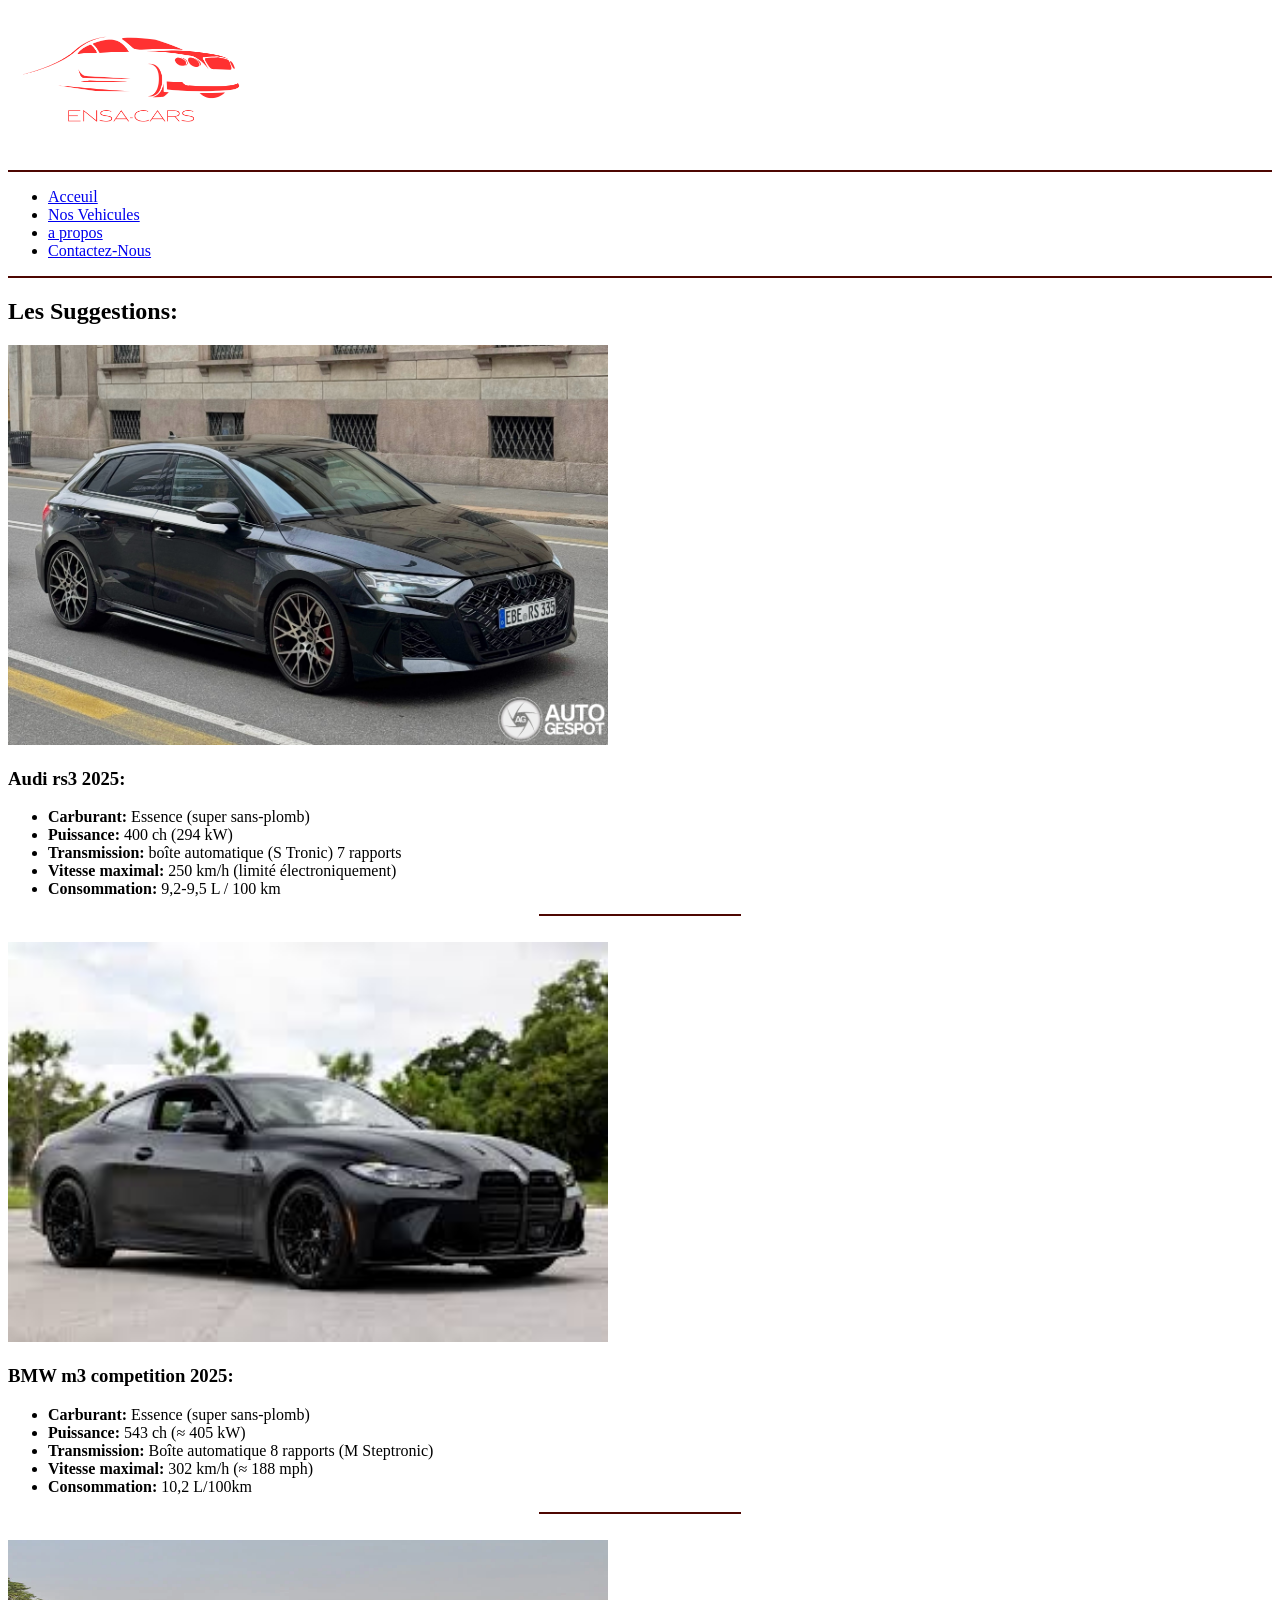
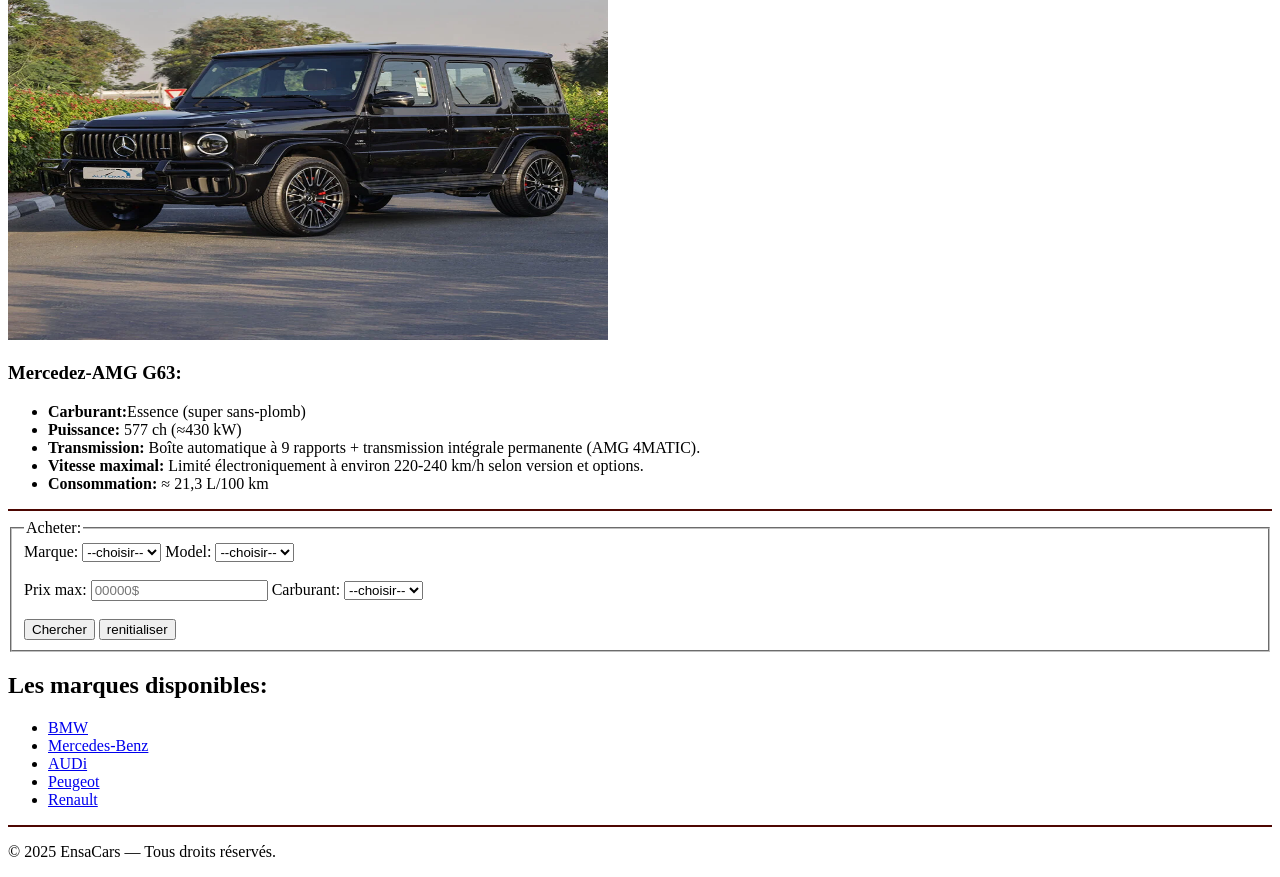
<file: Acceuil.html>
<!DOCTYPE html>
<html lang="fr">
<head>
    <meta charset="UTF-8">
    <meta name="viewport" content="width=device-width, initial-scale=1.0">
    <title>ensacars</title>
</head>
<body >
    <header>
        <img src="images/logo.png" alt="logo" width="250px" height="150px">

    </header>
    <hr color="#4d0601" size="2" align="center">
    <!--nav bar -->
    <nav>
        <ul>
            <li><a href="Acceuil.html" target="_self">Acceuil</a></li>
            <li><a href="vehicules.html" target="_blank">Nos Vehicules</a></li>  
            <li><a href="apropos.html" target="_blank">a propos</a></li>
            <li><a href="Contact.html" target="_blank">Contactez-Nous</a></li>
        </ul>
    </nav>
    <hr  color="#4d0601" size="2">
    <!--trois voitures en suggestions-->
    <main>
        <h2>Les Suggestions:</h2>
        <div>
            <a href="vehicules.html#Audi" target="_blank"><img src="images/audirs3.png" alt="rs3" width="600" height="400" title="Tapez pour accéder"></a>
            <h3><strong>Audi rs3 2025: </strong></h3>
            <ul>
                <li><strong>Carburant: </strong>Essence (super sans-plomb)</li>
                <li><strong>Puissance: </strong>400 ch (294 kW)</li>
                <li><strong>Transmission: </strong>boîte automatique (S Tronic) 7 rapports</li>
                <li><strong>Vitesse maximal: </strong>250 km/h (limité électroniquement)</li>
                <li><strong>Consommation: </strong>9,2-9,5 L / 100 km</li>
            </ul>
        </div>
        <hr width="200" color="#4d0601" size="2" align="center">
        <br>
        <div>
            <a href="vehicules.html#BMW" target="_blank"><img src="images/bmwm4.png" alt="m4" width="600" height="400" title="Tapez pour accéder"></a>
            <h3><strong>BMW m3 competition 2025: </strong></h3>
            <ul>
                <li><strong>Carburant: </strong>Essence (super sans‐plomb)</li>
                <li><strong>Puissance: </strong>543 ch (≈ 405 kW)</li>
                <li><strong>Transmission: </strong>Boîte automatique 8 rapports (M Steptronic)</li>
                <li><strong>Vitesse maximal: </strong>302 km/h (≈ 188 mph)</li>
                <li><strong>Consommation: </strong>10,2 L/100km</li>
            </ul>
        </div>
        <hr width="200" color="#4d0601" size="2" align="center">
        <br>
        <div>
            <a href="vehicules.html#Mrecedes" target="_blank"><img src="images/mercedesg63.png" alt="g63" width="600" height="400" title="Tapez pour accéder"></a>
            <h3><strong>Mercedez-AMG G63: </strong></h3>
            <ul>
                <li><strong>Carburant:</strong>Essence (super sans-plomb)</li>
                <li><strong>Puissance: </strong>577 ch (≈430 kW)</li>
                <li><strong>Transmission: </strong>Boîte automatique à 9 rapports + transmission intégrale permanente (AMG 4MATIC).</li>
                <li><strong>Vitesse maximal: </strong>Limité électroniquement à environ 220-240 km/h selon version et options.</li>
                <li><strong>Consommation: </strong>≈ 21,3 L/100 km</li>
            </ul>
        </div>
    </main>
    <hr  color="#4d0601" size="2" >
    <!--la barre de recherche avec marque model...-->
    <section>
        <fieldset>
            <legend>Acheter: </legend>
            <form action="#">
                <label for="marque">Marque: </label>
                <select name="Marque" id="marque">
                    <option value="">--choisir--</option>
                </select>
                <label for="Model">Model:</label>
                <select name="model" id="model">
                    <option value="">--choisir--</option>
                </select>
                <br><br>
                <label for="Prixm">Prix max:</label>
                <input type="number" id="prixm" placeholder="00000$">
                <label for="Carburant">Carburant: </label>
                <select name="Carburant" id="Carb">
                    <option value="">--choisir--</option>
                </select>
                <br><br>
                <input type="submit" value="Chercher"></input>
                <input type="reset" value="renitialiser">
            </form>
        </fieldset>
    </section>
    <!--les marques nous prend a la page des marques -->
    <nav>
        <h2>Les marques disponibles: </h2>
        <ul>
            <li><a href="marques.html#BMW" target="_blank">BMW</a></li>
            <li><a href="marques.html#Mercedes" target="_blank">Mercedes-Benz</a></li>
            <li><a href="marques.html#Audi" target="_blank">AUDi</a></li>
            <li><a href="marques.html#Peugeot" target="_blank">Peugeot</a></li>
            <li><a href="marques.html#Renault" target="_blank">Renault</a></li>
        </ul>
    </nav>
    <footer>
        <hr size="2" color="#4d0601">
        <p>&copy; 2025 EnsaCars — Tous droits réservés.</p>
    </footer>
</body>
</html>
</file>
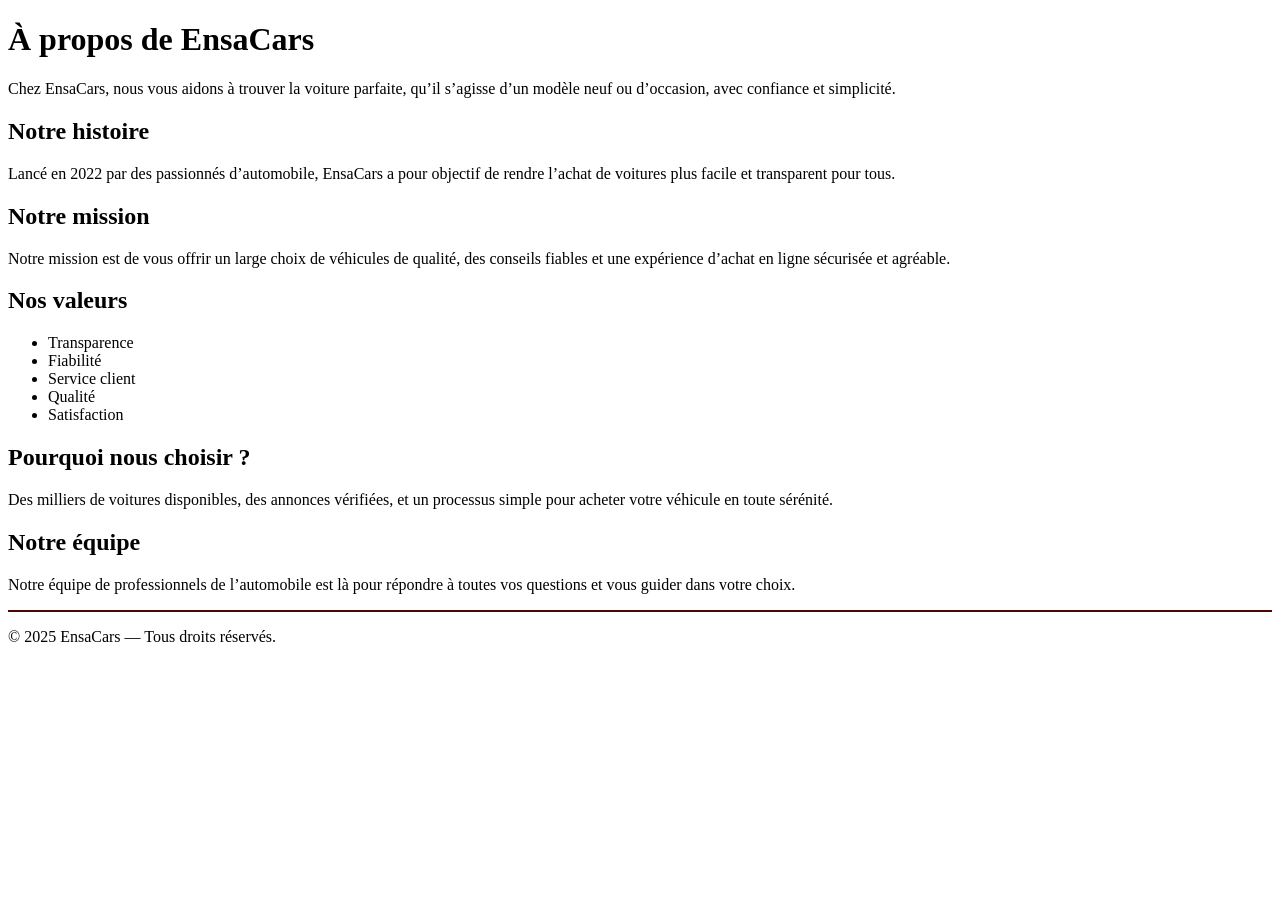
<file: apropos.html>
<!DOCTYPE html>
<html lang="fr">
<head>
  <meta charset="UTF-8">
  <title>À propos - EnsaCars</title>
</head>
<body>

  <h1>À propos de EnsaCars</h1>

  <p>Chez EnsaCars, nous vous aidons à trouver la voiture parfaite, qu’il s’agisse d’un modèle neuf ou d’occasion, avec confiance et simplicité.</p>

  <h2>Notre histoire</h2>
  <p>Lancé en 2022 par des passionnés d’automobile, EnsaCars a pour objectif de rendre l’achat de voitures plus facile et transparent pour tous.</p>

  <h2>Notre mission</h2>
  <p>Notre mission est de vous offrir un large choix de véhicules de qualité, des conseils fiables et une expérience d’achat en ligne sécurisée et agréable.</p>

  <h2>Nos valeurs</h2>
  <ul>
    <li>Transparence</li>
    <li>Fiabilité</li>
    <li>Service client</li>
    <li>Qualité</li>
    <li>Satisfaction</li>
  </ul>

  <h2>Pourquoi nous choisir ?</h2>
  <p>Des milliers de voitures disponibles, des annonces vérifiées, et un processus simple pour acheter votre véhicule en toute sérénité.</p>

  <h2>Notre équipe</h2>
  <p>Notre équipe de professionnels de l’automobile est là pour répondre à toutes vos questions et vous guider dans votre choix.</p>
  <footer>
        <hr size="2" color="#4d0601">
        <p>&copy; 2025 EnsaCars — Tous droits réservés.</p>
  </footer>
</body>
</html>
</file>
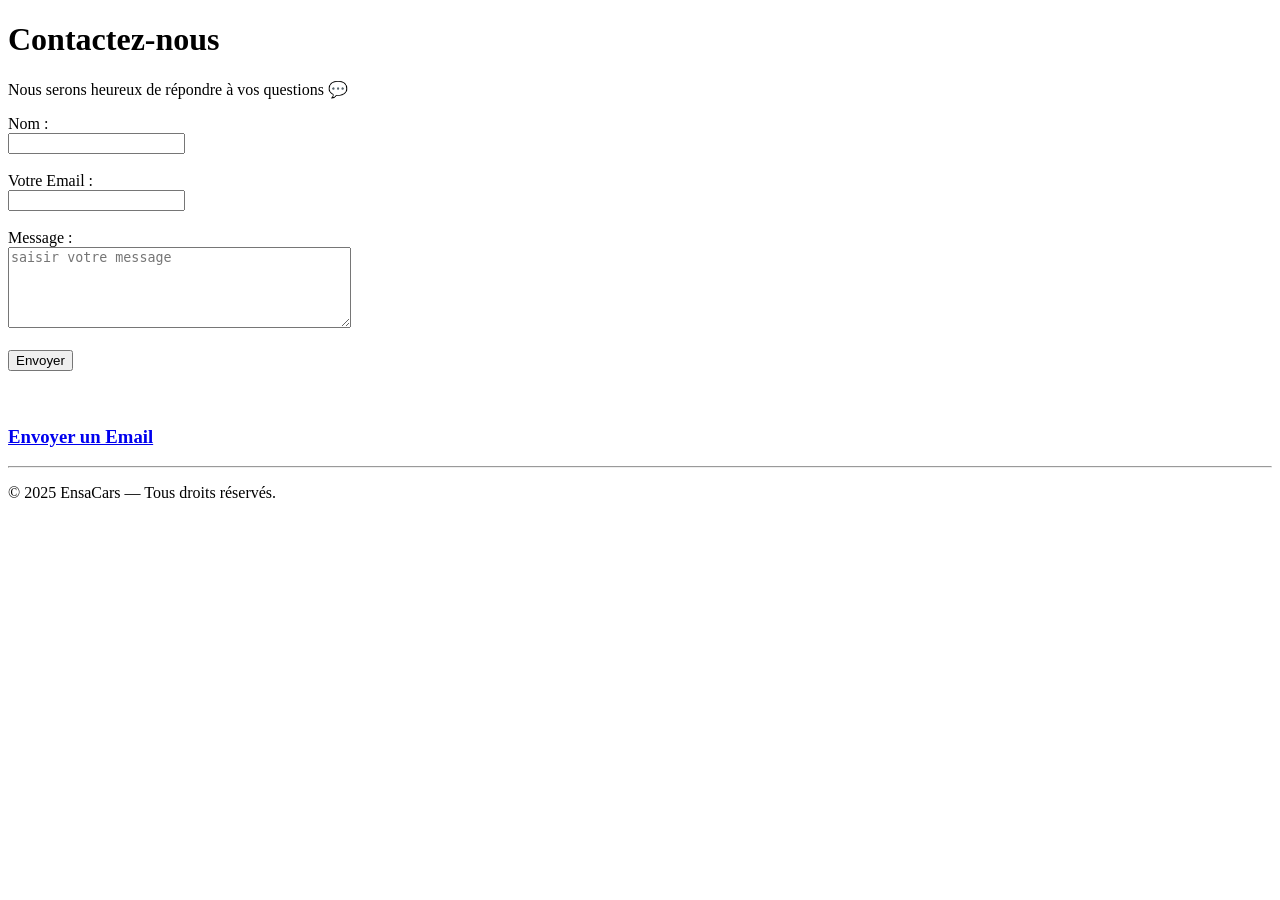
<file: Contact.html>
<!DOCTYPE html>
<html lang="fr">
<head>
  <meta charset="UTF-8">
  <meta name="viewport" content="width=device-width, initial-scale=1.0">
  <title>Contactez-nous</title>
</head>
<body>

  <!-- En-tête -->
  <h1>Contactez-nous</h1>
  <p>Nous serons heureux de répondre à vos questions 💬</p>

  <!-- Formulaire de contact -->
  <form action="#" method="post">
    <label for="nom">Nom :</label><br>
    <input type="text" id="nom" name="nom"><br><br>

    <label for="email"> Votre Email :</label><br>
    <input type="email" id="email" name="email"><br><br>

    <label for="message">Message :</label><br>
    <textarea id="message" name="message" rows="5" cols="40" placeholder="saisir votre message"></textarea><br><br>

    <input type="submit" value="Envoyer">
  </form>
  <br><br>
  <h3><a href="mailto:ensacars2025@gmail.com" >Envoyer un Email</a></h3>

  <!-- Pied de page -->
  <hr>
  <p>&copy; 2025 EnsaCars — Tous droits réservés.</p>

</body>
</html>
</file>
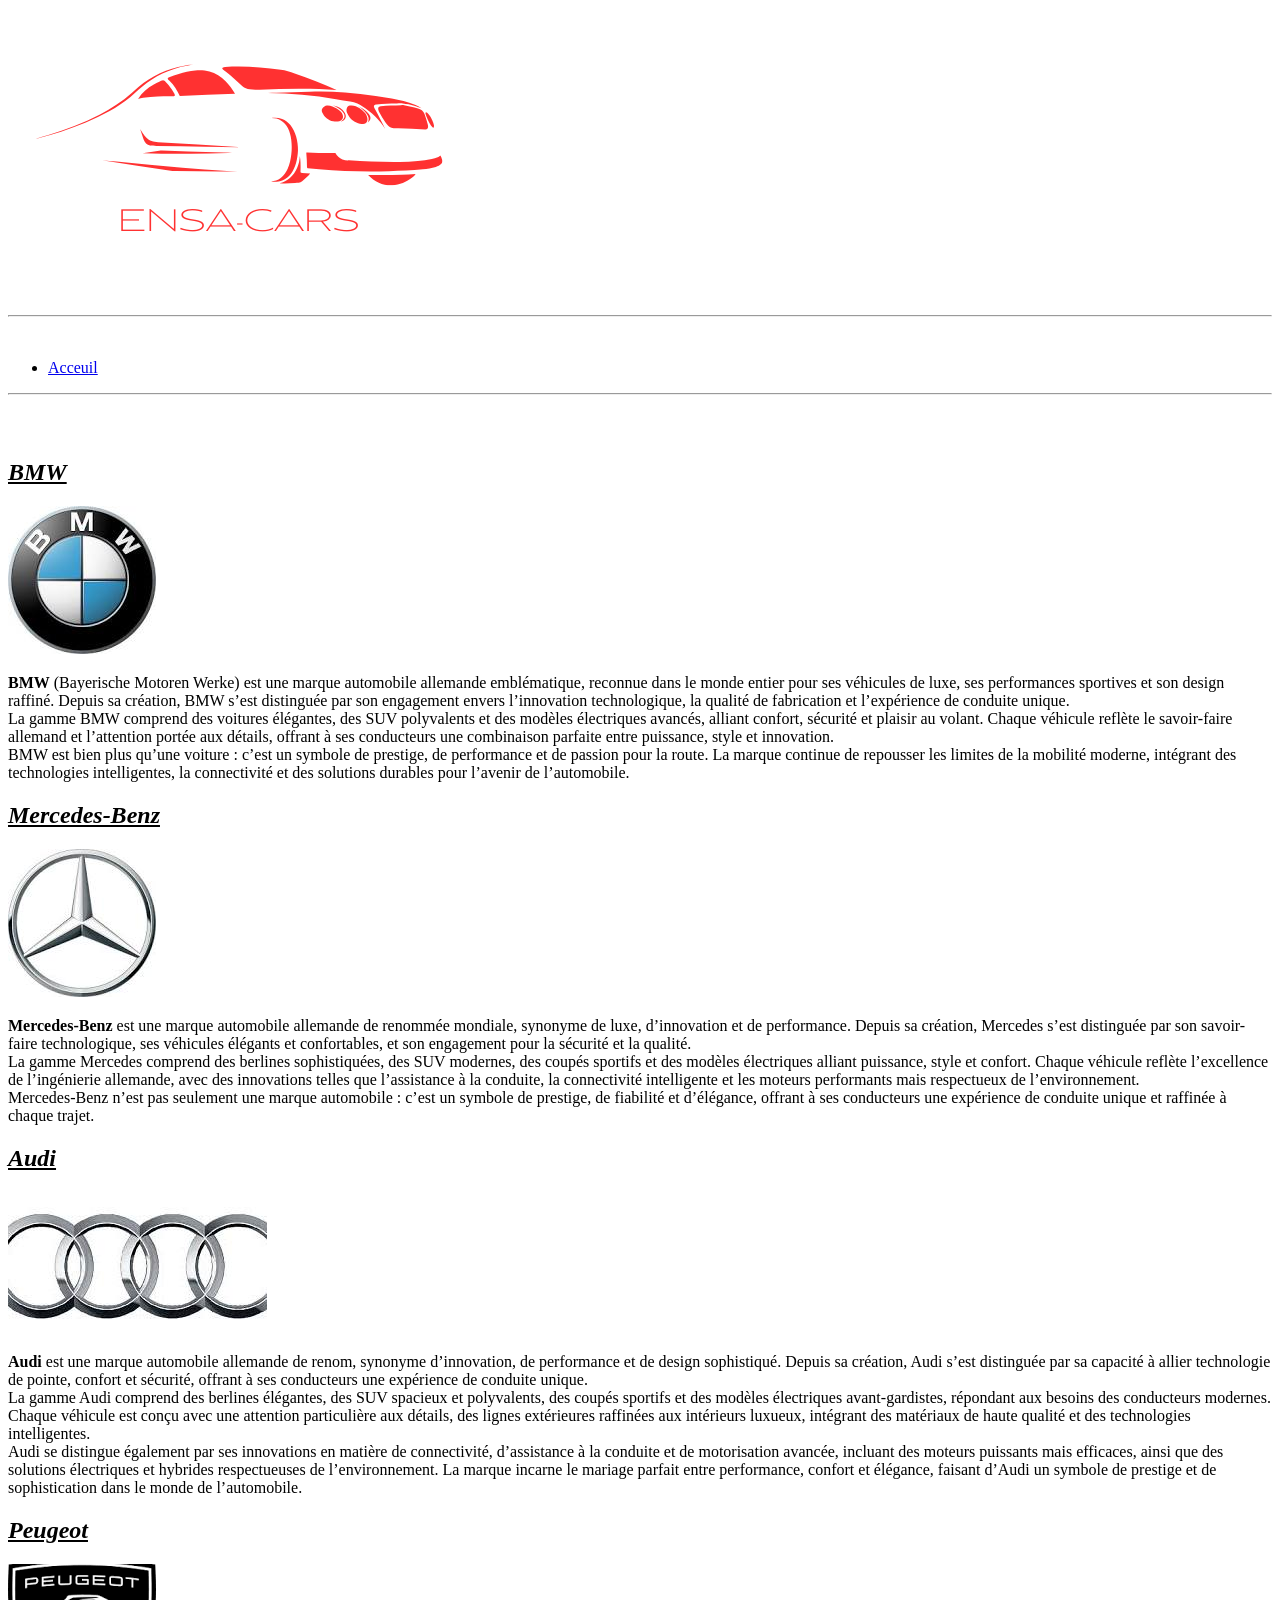
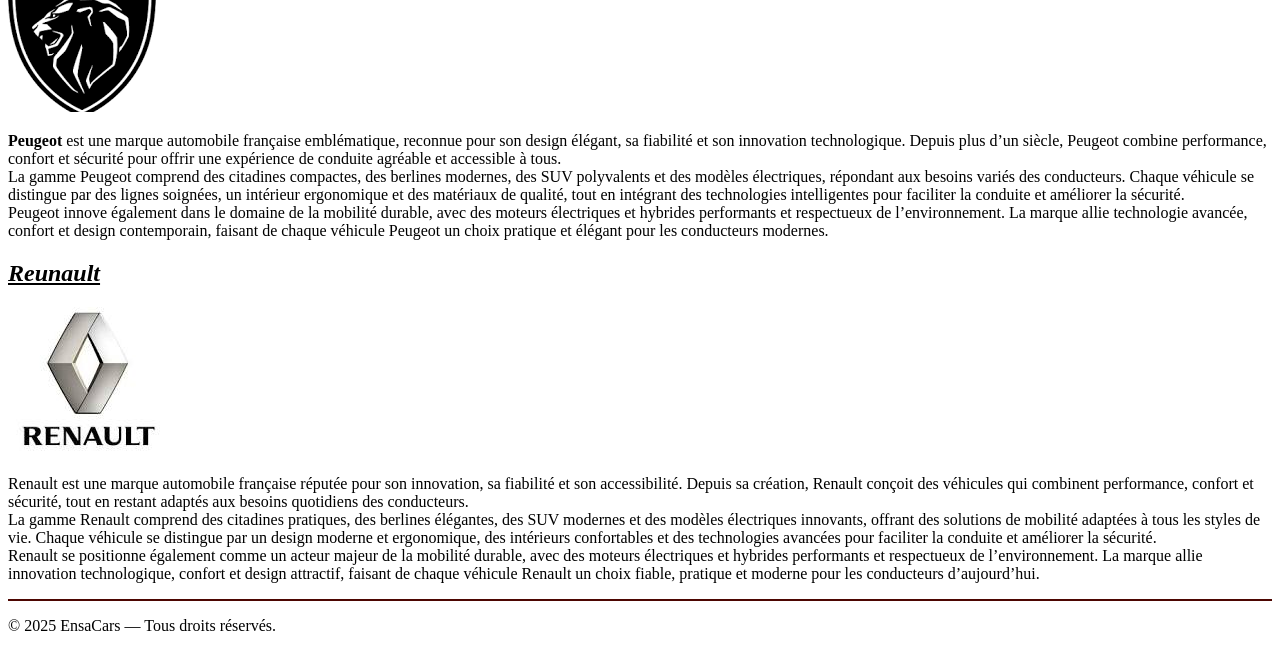
<file: marques.html>
<!DOCTYPE html>
<html lang="fr">
<head>
    <meta charset="UTF-8">
    <meta name="viewport" content="width=device-width, initial-scale=1.0">
    <title>Marques - EnsaCars</title>
</head>
<body>
    <header>
        <img src="images/logo.png" alt="Logo">
    </header>
    <hr>
    <br>
    <!--nav bar contient acceuil-->
    <nav>
        <ul>
            <li><a href="index.html" target="_self">Acceuil</a></li>
        </ul>
    </nav>
    <hr>
    <br><br>
    <!--description sur les marques-->
    <div id="BMW">
        <h2><u><strong><i>BMW</i></strong></u></h2>
        <img src="images/bmwlogo.png" alt="bmw">
        <p>
            <strong>BMW</strong> (Bayerische Motoren Werke) est une marque automobile allemande emblématique, reconnue dans le monde entier pour ses véhicules de luxe, ses performances sportives et son design raffiné. Depuis sa création, BMW s’est distinguée par son engagement envers l’innovation technologique, la qualité de fabrication et l’expérience de conduite unique.<br>
            La gamme BMW comprend des voitures élégantes, des SUV polyvalents et des modèles électriques avancés, alliant confort, sécurité et plaisir au volant. Chaque véhicule reflète le savoir-faire allemand et l’attention portée aux détails, offrant à ses conducteurs une combinaison parfaite entre puissance, style et innovation. <br>
            BMW est bien plus qu’une voiture : c’est un symbole de prestige, de performance et de passion pour la route. La marque continue de repousser les limites de la mobilité moderne, intégrant des technologies intelligentes, la connectivité et des solutions durables pour l’avenir de l’automobile.
        </p>
    </div>
    <div id="Mercedes">
        <h2><u><strong><i>Mercedes-Benz</i></strong></u></h2>
        <img src="images/mercedeslogo.png" alt="mercedes">
        <p>
            <strong>Mercedes-Benz</strong> est une marque automobile allemande de renommée mondiale, synonyme de luxe, d’innovation et de performance. Depuis sa création, Mercedes s’est distinguée par son savoir-faire technologique, ses véhicules élégants et confortables, et son engagement pour la sécurité et la qualité. <br>
            La gamme Mercedes comprend des berlines sophistiquées, des SUV modernes, des coupés sportifs et des modèles électriques alliant puissance, style et confort. Chaque véhicule reflète l’excellence de l’ingénierie allemande, avec des innovations telles que l’assistance à la conduite, la connectivité intelligente et les moteurs performants mais respectueux de l’environnement. <br>
            Mercedes-Benz n’est pas seulement une marque automobile : c’est un symbole de prestige, de fiabilité et d’élégance, offrant à ses conducteurs une expérience de conduite unique et raffinée à chaque trajet. <br>
        </p>
    </div>

    <div id="Audi">
        <h2><u><strong><i>Audi</i></strong></u></h2>
        <img src="images/logoaudi.png" alt="audi">
        <p>
            <strong>Audi</strong> est une marque automobile allemande de renom, synonyme d’innovation, de performance et de design sophistiqué. Depuis sa création, Audi s’est distinguée par sa capacité à allier technologie de pointe, confort et sécurité, offrant à ses conducteurs une expérience de conduite unique. <br>
            La gamme Audi comprend des berlines élégantes, des SUV spacieux et polyvalents, des coupés sportifs et des modèles électriques avant-gardistes, répondant aux besoins des conducteurs modernes. Chaque véhicule est conçu avec une attention particulière aux détails, des lignes extérieures raffinées aux intérieurs luxueux, intégrant des matériaux de haute qualité et des technologies intelligentes. <br>
            Audi se distingue également par ses innovations en matière de connectivité, d’assistance à la conduite et de motorisation avancée, incluant des moteurs puissants mais efficaces, ainsi que des solutions électriques et hybrides respectueuses de l’environnement. La marque incarne le mariage parfait entre performance, confort et élégance, faisant d’Audi un symbole de prestige et de sophistication dans le monde de l’automobile. <br>
        </p>
    </div>
    <div id="Peugeot">
        <h2><u><strong><i>Peugeot</i></strong></u></h2>
        <img src="images/peugeotlogo.png" alt="peugeot">
        <p>
            <strong>Peugeot</strong> est une marque automobile française emblématique, reconnue pour son design élégant, sa fiabilité et son innovation technologique. Depuis plus d’un siècle, Peugeot combine performance, confort et sécurité pour offrir une expérience de conduite agréable et accessible à tous. <br>
            La gamme Peugeot comprend des citadines compactes, des berlines modernes, des SUV polyvalents et des modèles électriques, répondant aux besoins variés des conducteurs. Chaque véhicule se distingue par des lignes soignées, un intérieur ergonomique et des matériaux de qualité, tout en intégrant des technologies intelligentes pour faciliter la conduite et améliorer la sécurité. <br>
            Peugeot innove également dans le domaine de la mobilité durable, avec des moteurs électriques et hybrides performants et respectueux de l’environnement. La marque allie technologie avancée, confort et design contemporain, faisant de chaque véhicule Peugeot un choix pratique et élégant pour les conducteurs modernes. <br>
        </p>
    </div>
    <div id="reunault">
        <h2><u><strong><i>Reunault</i></strong></u></h2>
        <img src="images/reunaultlogo.png" alt="reunault">
        <p>
            Renault est une marque automobile française réputée pour son innovation, sa fiabilité et son accessibilité. Depuis sa création, Renault conçoit des véhicules qui combinent performance, confort et sécurité, tout en restant adaptés aux besoins quotidiens des conducteurs. <br>
            La gamme Renault comprend des citadines pratiques, des berlines élégantes, des SUV modernes et des modèles électriques innovants, offrant des solutions de mobilité adaptées à tous les styles de vie. Chaque véhicule se distingue par un design moderne et ergonomique, des intérieurs confortables et des technologies avancées pour faciliter la conduite et améliorer la sécurité. <br>
            Renault se positionne également comme un acteur majeur de la mobilité durable, avec des moteurs électriques et hybrides performants et respectueux de l’environnement. La marque allie innovation technologique, confort et design attractif, faisant de chaque véhicule Renault un choix fiable, pratique et moderne pour les conducteurs d’aujourd’hui. <br>
        </p>
    </div>
    <footer>
        <hr size="2" color="#4d0601">
        <p>&copy; 2025 EnsaCars — Tous droits réservés.</p>
    </footer>
</body>
</html>
</file>
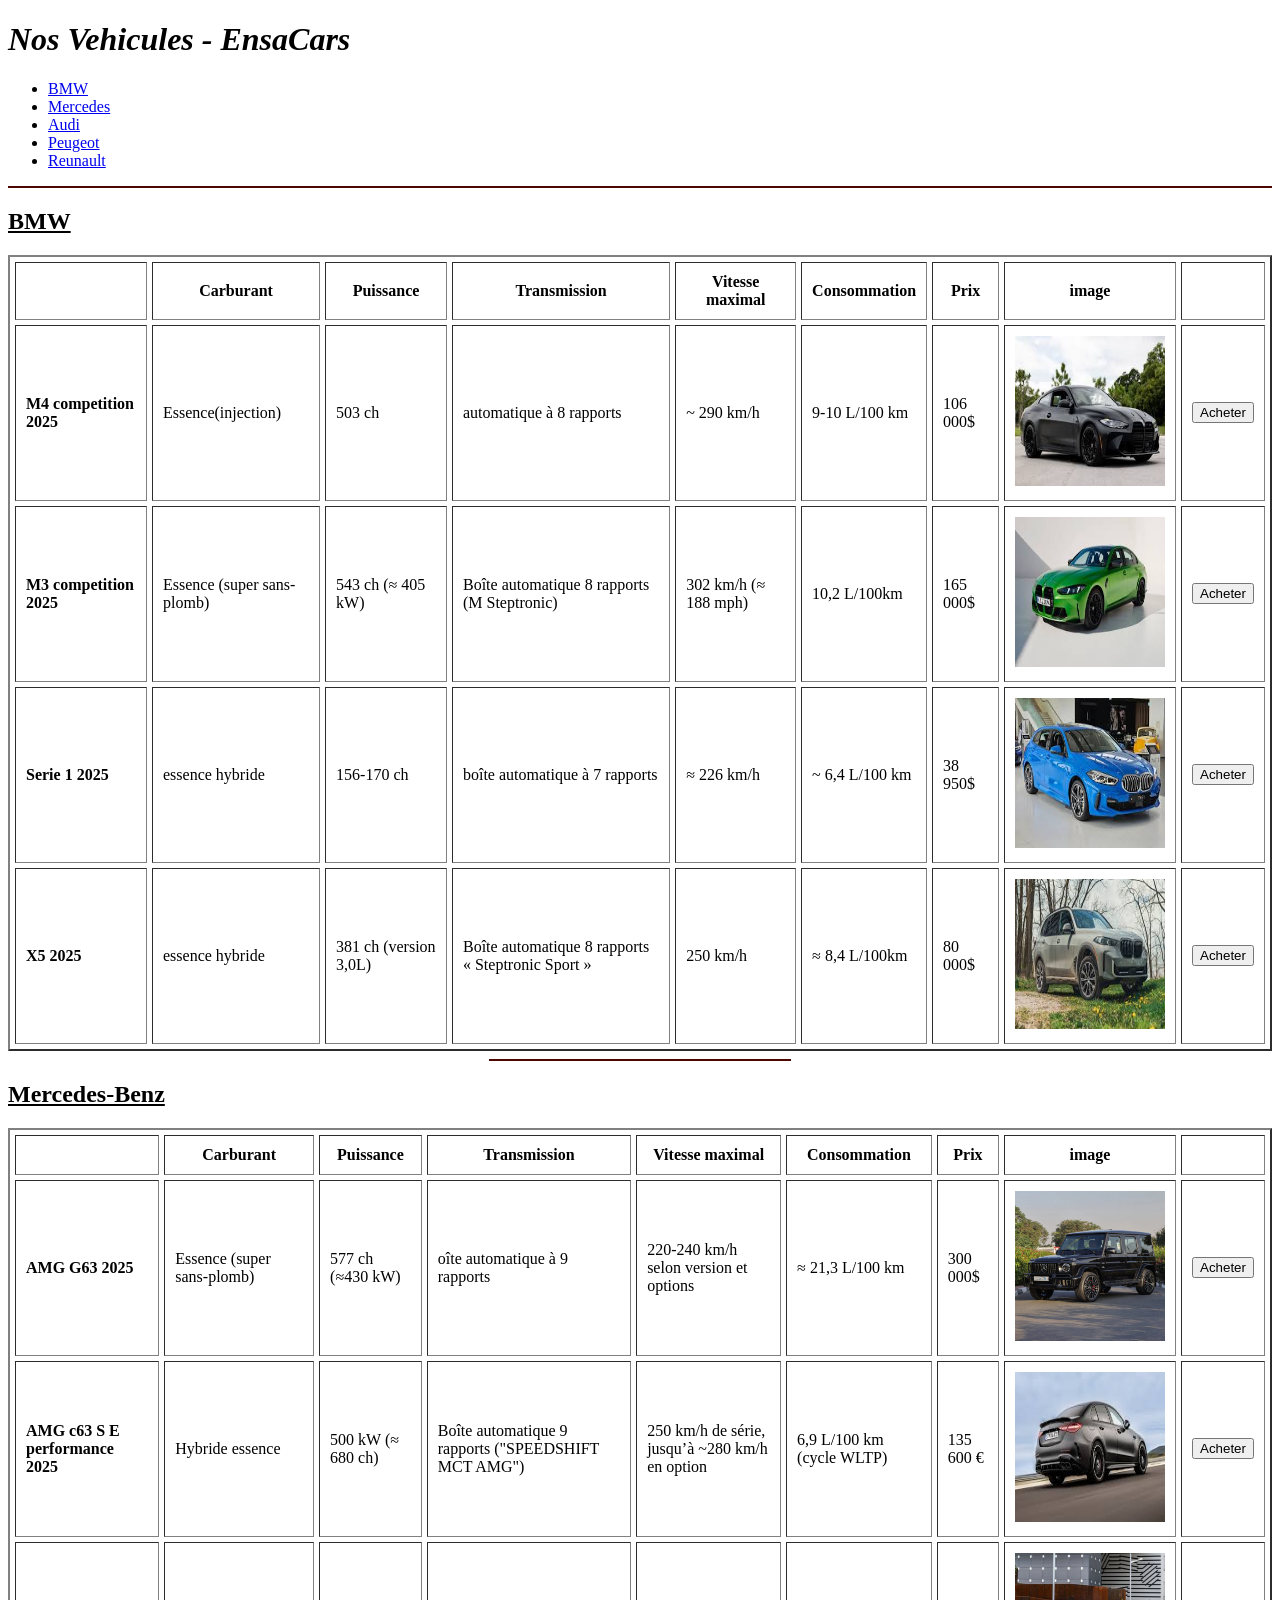
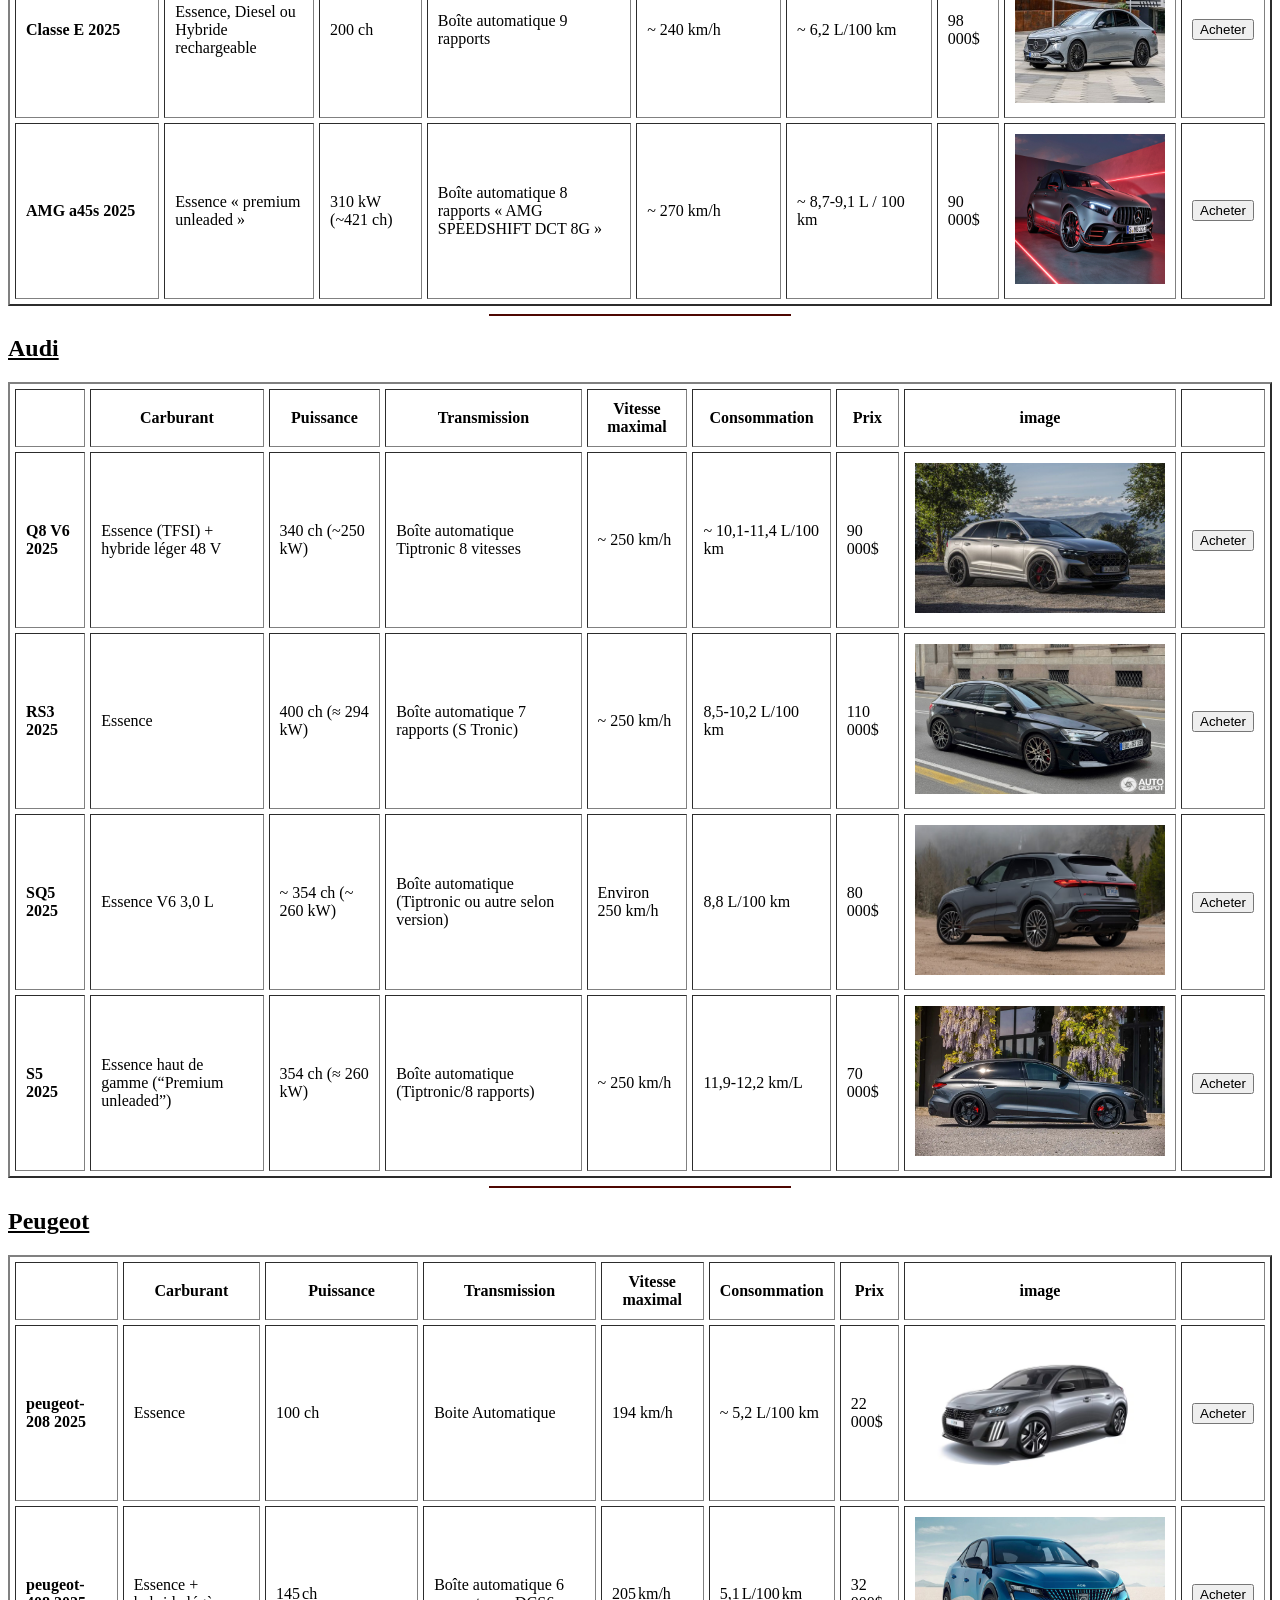
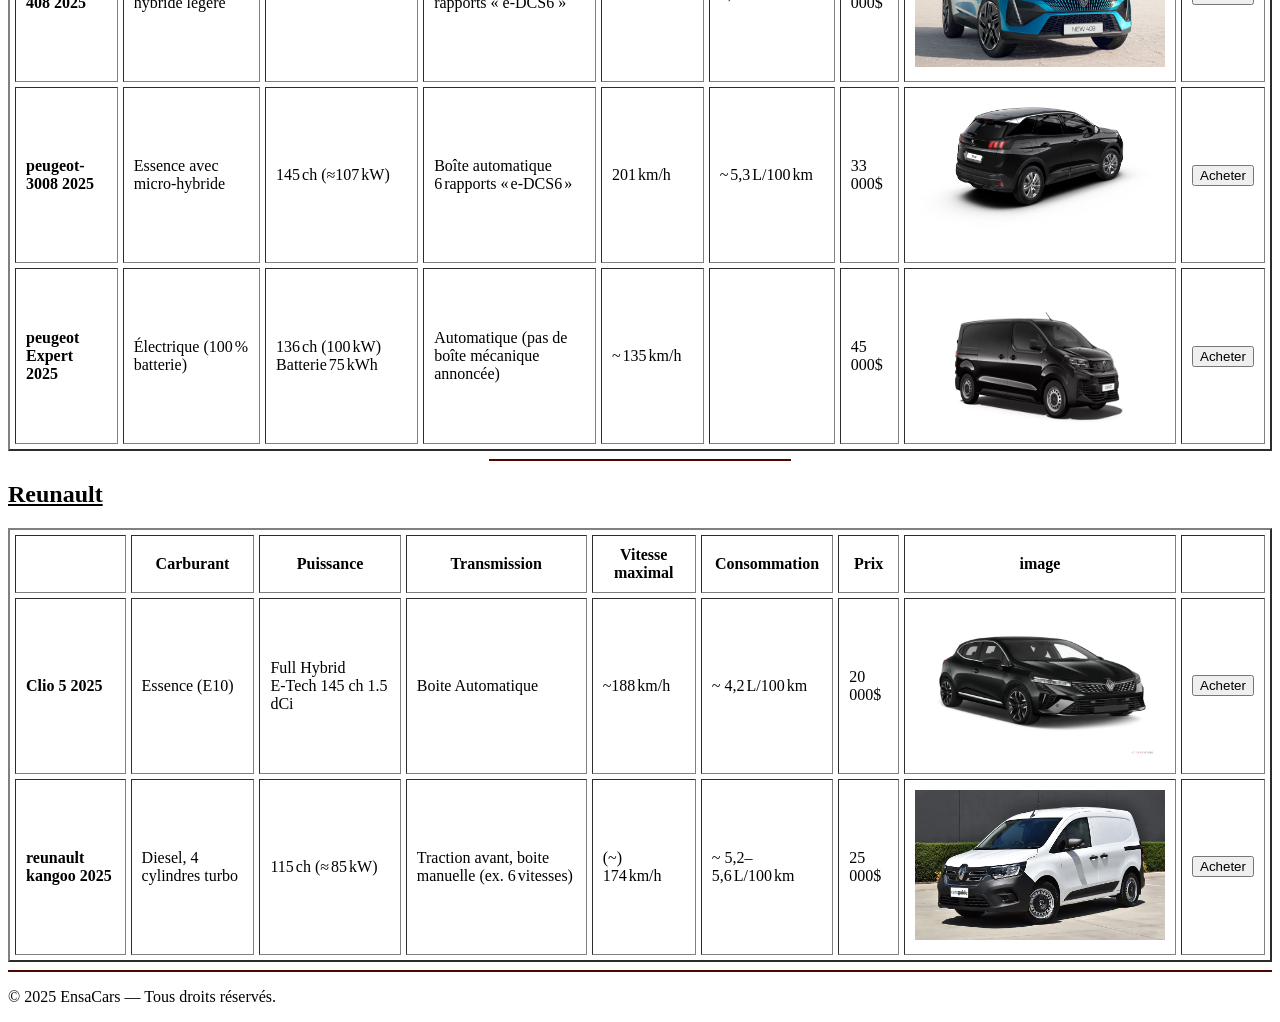
<file: vehicules.html>
<!DOCTYPE html>
<html lang="en">
<head>
    <meta charset="UTF-8">
    <meta name="viewport" content="width=device-width, initial-scale=1.0">
    <title>Nos Vehicules</title>
</head>
<body>
    <header>
        <h1><i>Nos Vehicules - EnsaCars</i></h1>
        <!--liste des marques avec reference a la marque en main-->
        <nav>
            <ul>
                <li><a href="#BMW">BMW</a></li>
                <li><a href="#Mercedes">Mercedes</a></li>
                <li><a href="#Audi">Audi</a></li>
                <li><a href="#Peugeot">Peugeot</a></li>
                <li><a href="#Reunault">Reunault</a></li>
            </ul>
        </nav>
        <hr color="#4d0601" size="2">
    </header>

    <main>
        <!--tableau de bmw-->
        <div id="BMW">
            <h2><u>BMW</u></h2>
            <table border="2" cellpadding="10" cellspacing="5">
                <thead>
                    <tr>
                        <th></th>
                        <th>Carburant</th>
                        <th>Puissance</th>
                        <th>Transmission</th>
                        <th>Vitesse maximal</th>
                        <th>Consommation</th>
                        <th>Prix</th>
                        <th>image</th>
                        <th></th>
                    </tr>
                </thead>
                <tbody>
                    <tr>
                        <td><strong>M4 competition 2025</strong></td>
                        <td>Essence(injection)</td>
                        <td>503 ch</td>
                        <td>automatique à 8 rapports</td>
                        <td>~ 290 km/h</td>
                        <td>9-10 L/100 km</td>
                        <td>106 000$</td>
                        <td><a href="images/bmwm4.png" target="_blank"><img src="images/bmwm4.png" alt="m4" width="150" height="150" title="ouvrir"></a></td>
                        <td><button>Acheter</button></td>
                    </tr>
                    <tr>
                        <td><strong>M3 competition 2025</strong></td>
                        <td>Essence (super sans‐plomb)</td>
                        <td>543 ch (≈ 405 kW)</td>
                        <td>Boîte automatique 8 rapports (M Steptronic)</td>
                        <td>302 km/h (≈ 188 mph)</td>
                        <td>10,2 L/100km</td>
                        <td>165 000$</td>
                        <td><a href="images/bmwm3.png" target="_blank"><img src="images/bmwm3.png" alt="m3" width="150" height="150" title="ouvrir"></a></td>
                        <td><button>Acheter</button></td>
                    </tr>
                    <tr>
                        <td><strong>Serie 1 2025</strong></td>
                        <td>essence hybride</td>
                        <td>156-170 ch</td>
                        <td>boîte automatique à 7 rapports</td>
                        <td>≈ 226 km/h</td>
                        <td>~ 6,4 L/100 km</td>
                        <td>38 950$</td>
                        <td><a href="images/bmwserie1.png" target="_blank"><img src="images/bmwserie1.png" alt="serie1" title="ouvrir" width="150" height="150"></a></td>
                        <td><button>Acheter</button></td>
                    </tr>
                    <tr>
                        <td><strong>X5 2025</strong></td>
                        <td>essence hybride</td>
                        <td>381 ch (version 3,0L)</td>
                        <td>Boîte automatique 8 rapports « Steptronic Sport »</td>
                        <td>250 km/h</td>
                        <td>≈ 8,4 L/100km</td>
                        <td>80 000$</td>
                        <td><a href="images/bmwx5.png" target="_blank"><img src="images/bmwx5.png" alt="x5" title="Ouvrir" width="150" height="150"></a></td>
                        <td><button>Acheter</button></td>
                    </tr>
                </tbody>
            </table>
        </div>
        <hr width="300" align="center" size="2" color="#4d0601">
        <div id="Mercedes">
            <h2><u>Mercedes-Benz</u></h2>
            <table border="2" cellpadding="10" cellspacing="5">
                <thead>
                    <tr>
                        <th></th>
                        <th>Carburant</th>
                        <th>Puissance</th>
                        <th>Transmission</th>
                        <th>Vitesse maximal</th>
                        <th>Consommation</th>
                        <th>Prix</th>
                        <th>image</th>
                        <th></th>
                    </tr>
                </thead>
                <tbody>
                    <tr>
                        <td><strong>AMG G63 2025</strong></td>
                        <td>Essence (super sans-plomb)</td>
                        <td>577 ch (≈430 kW)</td>
                        <td>oîte automatique à 9 rapports </td>
                        <td>220-240 km/h selon version et options</td>
                        <td> ≈ 21,3 L/100 km</td>
                        <td>300 000$</td>
                        <td><a href="images/mercedesg63.png" target="_blank"><img src="images/mercedesg63.png" alt="g63" title="Ouvrir" width="150" height="150"></a></td>
                        <td><button>Acheter</button></td>
                    </tr>
                    <tr>
                        <td><strong>AMG c63 S E performance 2025</strong></td>
                        <td>Hybride essence</td>
                        <td>500 kW (≈ 680 ch)</td>
                        <td>Boîte automatique 9 rapports ("SPEEDSHIFT MCT AMG")</td>
                        <td>250 km/h de série, jusqu’à ~280 km/h en option</td>
                        <td>6,9 L/100 km (cycle WLTP)</td>
                        <td>135 600 €</td>
                        <td><a href="images/mercedesc63.png" target="_blank"><img src="images/mercedesc63.png" alt="c63" width="150" height="150" title="Ouvrir"></a></td>
                        <td><button>Acheter</button></td>
                    </tr>
                    <tr>
                        <td><strong>Classe E 2025</strong></td>
                        <td>Essence, Diesel ou Hybride rechargeable</td>
                        <td>200 ch</td>
                        <td>Boîte automatique 9 rapports</td>
                        <td>~ 240 km/h</td>
                        <td>~ 6,2 L/100 km</td>
                        <td>98 000$</td>
                        <td><a href="images/mercedesclass-e.png" target="_blank"><img src="images/mercedesclass-e.png" alt="classe-e" width="150" height="150" title="Ouvrir"></a></td>
                        <td><button>Acheter</button></td>
                    </tr>
                    <tr>
                        <td><strong>AMG a45s 2025</strong></td>
                        <td>Essence « premium unleaded »</td>
                        <td>310 kW (~421 ch)</td>
                        <td>Boîte automatique 8 rapports « AMG SPEEDSHIFT DCT 8G »</td>
                        <td>~ 270 km/h</td>
                        <td>~ 8,7-9,1 L / 100 km</td>
                        <td>90 000$</td>
                        <td><a href="images/mercedesa45.png" target="_blank"><img src="images/mercedesa45.png" alt="a45" title="Ouvrir" width="150" height="150"></a></td>
                        <td><button>Acheter</button></td>
                    </tr>
                </tbody>
            </table>
        </div>
        <hr width="300" align="center" size="2" color="#4d0601">
        <div id="Audi">
            <h2><u>Audi</u></h2>
            <table border="2" cellpadding="10" cellspacing="5">
                <thead>
                    <tr>
                        <th></th>
                        <th>Carburant</th>
                        <th>Puissance</th>
                        <th>Transmission</th>
                        <th>Vitesse maximal</th>
                        <th>Consommation</th>
                        <th>Prix</th>
                        <th>image</th>
                        <th></th>
                    </tr>
                </thead>
                <tbody>
                    <tr>
                        <td><strong>Q8 V6 2025</strong></td>
                        <td>Essence (TFSI) + hybride léger 48 V</td>
                        <td>340 ch (~250 kW)</td>
                        <td>Boîte automatique Tiptronic 8 vitesses</td>
                        <td>~ 250 km/h</td>
                        <td>~ 10,1-11,4 L/100 km</td>
                        <td>90 000$</td>
                        <td><a href="images/audiq8.png" target="_blank"><img src="images/audiq8.png" alt="q8" title="Ouvrir" width="250" height="150"></a></td>
                        <td><button>Acheter</button></td>
                    </tr>
                    <tr>
                        <td><strong>RS3 2025</strong></td>
                        <td>Essence</td>
                        <td>400 ch (≈ 294 kW)</td>
                        <td>Boîte automatique 7 rapports (S Tronic)</td>
                        <td>~ 250 km/h</td>
                        <td>8,5-10,2 L/100 km</td>
                        <td>110 000$</td>
                        <td><a href="images/audirs3.png" target="_blank"><img src="images/audirs3.png" alt="rs3" title="Ouvrir" width="250" height="150"></a></td>
                        <td><button>Acheter</button></td>
                    </tr>
                    <tr>
                        <td><strong>SQ5 2025</strong></td>
                        <td>Essence V6 3,0 L</td>
                        <td>~ 354 ch (~ 260 kW)</td>
                        <td>Boîte automatique (Tiptronic ou autre selon version)</td>
                        <td>Environ 250 km/h</td>
                        <td>8,8 L/100 km</td>
                        <td>80 000$</td>
                        <td><a href="images/audirsq5.png" target="_blank"><img src="images/audirsq5.png" alt="sq5" title="Ouvrir" width="250" height="150"></a></td>
                        <td><button>Acheter</button></td>
                    </tr>
                    <tr>
                        <td><strong>S5 2025</strong></td>
                        <td>Essence haut de gamme (“Premium unleaded”)</td>
                        <td>354 ch (≈ 260 kW)</td>
                        <td>Boîte automatique (Tiptronic/8 rapports)</td>
                        <td>~ 250 km/h</td>
                        <td>11,9-12,2 km/L</td>
                        <td>70 000$</td>
                        <td><a href="images/audis5.png" target="_blank"><img src="images/audis5.png" alt="s5" width="250" height="150" title="Ouvrir"></a></td>
                        <td><button>Acheter</button></td>
                    </tr>
                </tbody>
            </table>
        </div>
        <hr width="300" align="center" size="2" color="#4d0601">
        <div id="Peugeot">
            <h2><u>Peugeot</u></h2>
            <table border="2" cellpadding="10" cellspacing="5">
                <thead>
                    <tr>
                        <th></th>
                        <th>Carburant</th>
                        <th>Puissance</th>
                        <th>Transmission</th>
                        <th>Vitesse maximal</th>
                        <th>Consommation</th>
                        <th>Prix</th>
                        <th>image</th>
                        <th></th>
                    </tr>
                </thead>
                <tbody>
                    <tr>
                        <td><strong>peugeot-208 2025</strong></td>
                        <td>Essence</td>
                        <td>100 ch</td>
                        <td>Boite Automatique</td>
                        <td>194 km/h</td>
                        <td>~ 5,2 L/100 km</td>
                        <td>22 000$</td>
                        <td><a href="images/peugeot208.png" target="_blank"><img src="images/peugeot208.png" alt="208" title="Ouvrir" width="250" height="150"></a></td>
                        <td><button>Acheter</button></td>
                    </tr>
                    <tr>
                        <td><strong>peugeot-408 2025</strong></td>
                        <td>Essence + hybride légère</td>
                        <td>145 ch</td>
                        <td>Boîte automatique 6 rapports « e‑DCS6 »</td>
                        <td>205 km/h</td>
                        <td>5,1 L/100 km</td>
                        <td>32 000$</td>
                        <td><a href="images/peugeot408.png" target="_blank"><img src="images/peugeot408.png" alt="408" title="Ouvrir" width="250" height="150"></a></td>
                        <td><button>Acheter</button></td>
                    </tr>
                    <tr>
                        <td><strong>peugeot-3008 2025</strong></td>
                        <td>Essence avec micro‑hybride</td>
                        <td>145 ch (≈107 kW)</td>
                        <td>Boîte automatique 6 rapports « e‑DCS6 »</td>
                        <td>201 km/h</td>
                        <td>~ 5,3 L/100 km</td>
                        <td>33 000$</td>
                        <td><a href="images/peugeot3008.png" target="_blank"><img src="images/peugeot3008.png" alt="3008" title="Ouvrir" width="250" height="150"></a></td>
                        <td><button>Acheter</button></td>
                    </tr>
                    <tr>
                        <td><strong>peugeot Expert 2025</strong></td>
                        <td>Électrique (100 % batterie)</td>
                        <td>136 ch (100 kW) Batterie 75 kWh</td>
                        <td>Automatique (pas de boîte mécanique annoncée)</td>
                        <td>~ 135 km/h</td>
                        <td></td>
                        <td>45 000$</td>
                        <td><a href="images/peugeotexpert.png" target="_blank"><img src="images/peugeotexpert.png" alt="expert" title="Ouvrir" width="250" height="150"></a></td>
                        <td><button>Acheter</button></td>
                    </tr>
                </tbody>
            </table>
        </div>
        <hr width="300" align="center" size="2" color="#4d0601">
        <div id="Renault">
            <h2><u>Reunault</u></h2>
            <table border="2" cellpadding="10" cellspacing="5">
                <thead>
                    <tr>
                        <th></th>
                        <th>Carburant</th>
                        <th>Puissance</th>
                        <th>Transmission</th>
                        <th>Vitesse maximal</th>
                        <th>Consommation</th>
                        <th>Prix</th>
                        <th>image</th>
                        <th></th>
                    </tr>
                </thead>
                <tbody>
                    <tr>
                        <td><strong>Clio 5 2025</strong></td>
                        <td>Essence (E10)</td>
                        <td>Full Hybrid E‑Tech 145 ch  1.5 dCi</td>
                        <td>Boite Automatique</td>
                        <td>~188 km/h</td>
                        <td>~ 4,2 L/100 km</td>
                        <td>20 000$</td>
                        <td><a href="images/reunaultclio5.png" target="_blank"><img src="images/reunaultclio5.png" alt="clio5" title="Ouvrir" width="250" height="150"></a></td>
                        <td><button>Acheter</button></td>
                    </tr>
                    <tr>
                        <td><strong>reunault kangoo 2025</strong></td>
                        <td>Diesel, 4 cylindres turbo</td>
                        <td>115 ch (≈ 85 kW)</td>
                        <td>Traction avant, boite manuelle (ex. 6 vitesses)</td>
                        <td>(~) 174 km/h</td>
                        <td>~ 5,2–5,6 L/100 km</td>
                        <td>25 000$</td>
                        <td><a href="images/reunaultkangoo.png" target="_blank"><img src="images/reunaultkangoo.png" alt="kangoo" title="Ouvrir" width="250" height="150"></a></td>
                        <td><button>Acheter</button></td>
                    </tr>
                </tbody>
            </table>
        </div>
    </main>
    <footer>
        <hr size="2" color="#4d0601">
        <p>&copy; 2025 EnsaCars — Tous droits réservés.</p>
    </footer>
</body>
</html>
</file>
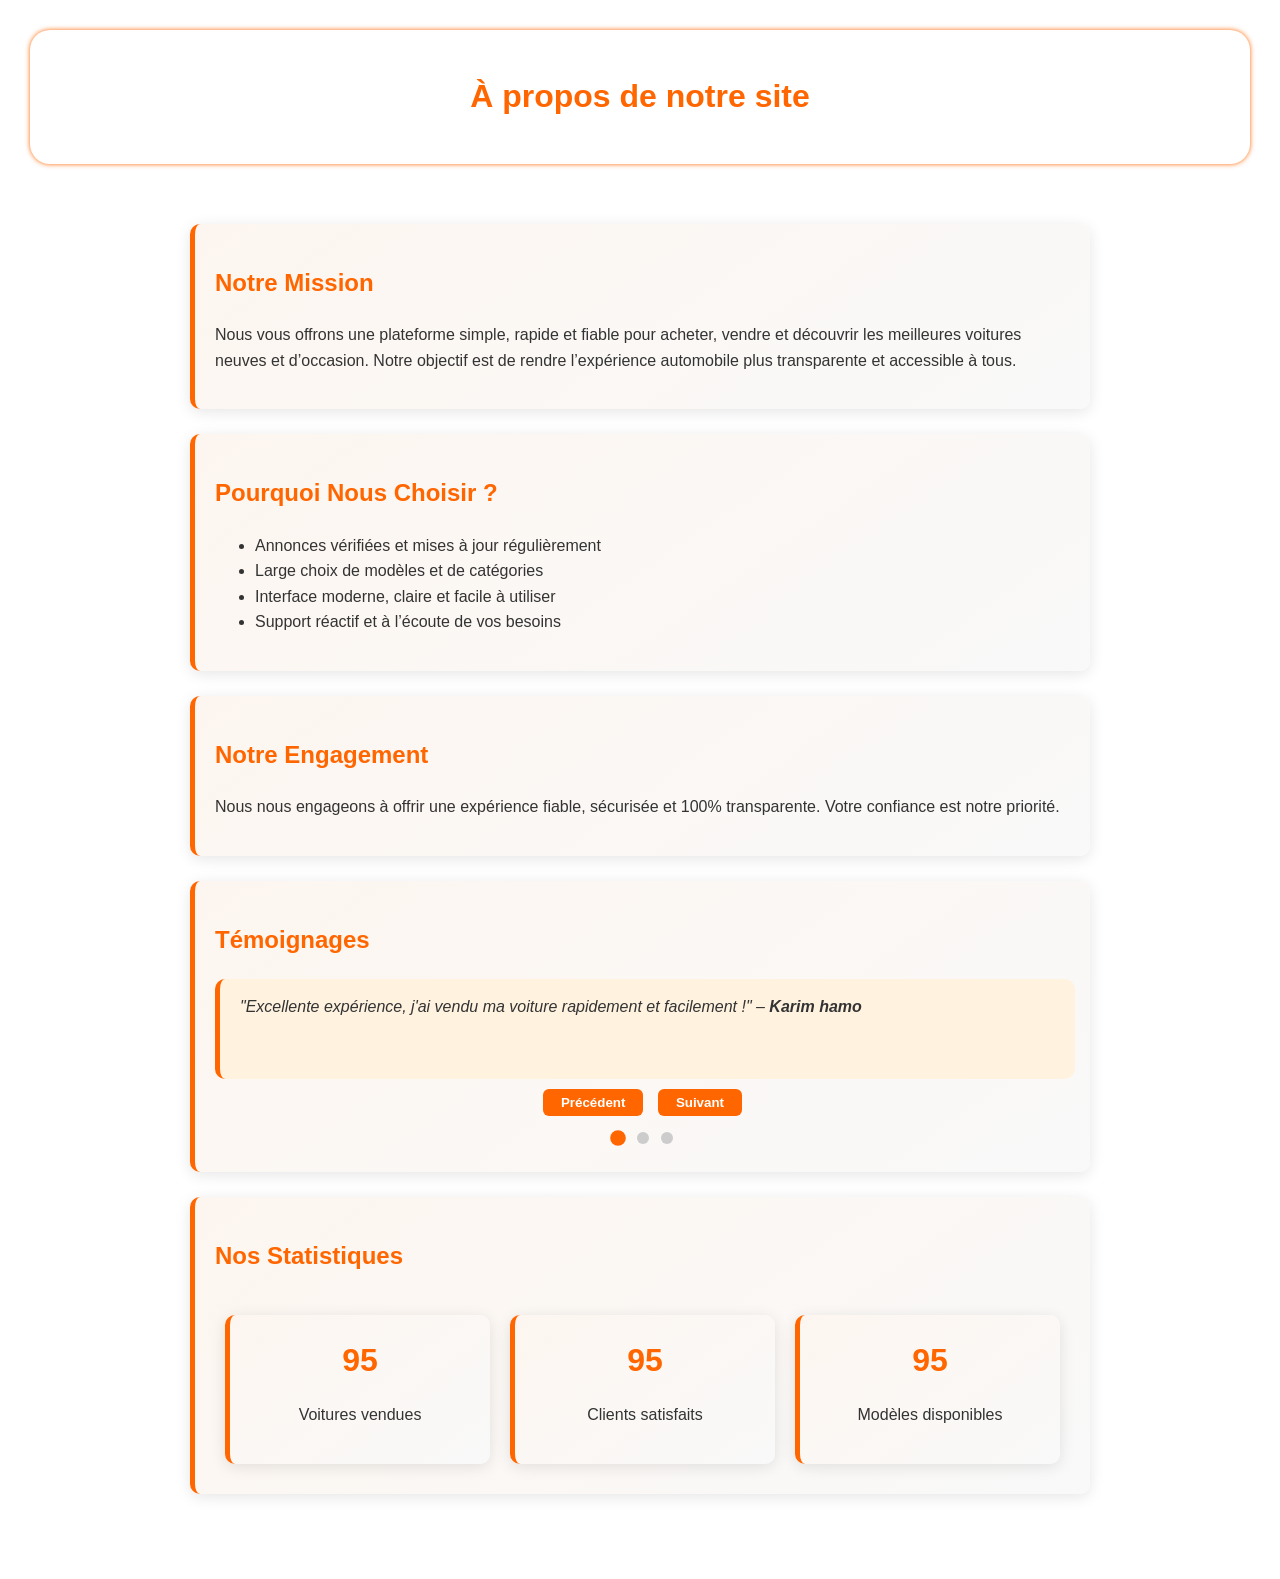
<file: pages/a_propos.html>
<!DOCTYPE html>
<html lang="fr">
    <head>
        <meta charset="UTF-8">
        <meta name="viewport" content="width=device-width, initial-scale=1.0">
        <title>À propos animé</title>
        <link rel="stylesheet" href="../styles/a_propos.css">
    </head>
    <body>

        <header>
            <h1>À propos de notre site</h1>
        </header>

        <div class="container">

            <div class="card">
                <h2>Notre Mission</h2>
                <p>
                    Nous vous offrons une plateforme simple, rapide et fiable pour acheter, vendre et découvrir 
                    les meilleures voitures neuves et d’occasion. Notre objectif est de rendre l’expérience 
                    automobile plus transparente et accessible à tous.
                </p>
            </div>

            <div class="card">
                <h2>Pourquoi Nous Choisir ?</h2>
                <ul>
                    <li> Annonces vérifiées et mises à jour régulièrement</li>
                    <li> Large choix de modèles et de catégories</li>
                    <li> Interface moderne, claire et facile à utiliser</li>
                    <li> Support réactif et à l’écoute de vos besoins</li>
                </ul>
            </div>

            <div class="card">
                <h2>Notre Engagement</h2>
                <p>
                    Nous nous engageons à offrir une expérience fiable, sécurisée et 100% transparente.
                    Votre confiance est notre priorité.
                </p>
            </div>


            <!-- Témoignages -->
            <div class="card">
                <h2>Témoignages</h2>
                <div class="testimonial-slider" id="testimonial-slider">
                    <div class="testimonial-slide active">"Excellente expérience, j'ai vendu ma voiture rapidement et facilement !" – <strong>Karim hamo</strong></div>
                    <div class="testimonial-slide">"Plateforme claire et fiable. Je recommande vivement !" – <strong>Sofia oucheikh</strong></div>
                    <div class="testimonial-slide">"Support client très réactif, merci pour votre aide !" – <strong>Youssef aqdim</strong></div>
                </div>

                <div class="testimonial-buttons">
                    <button id="prev">Précédent</button>
                    <button id="next">Suivant</button>
                </div>

                <div class="testimonial-indicators">
                    <span class="dot active" data-index="0"></span>
                    <span class="dot" data-index="1"></span>
                    <span class="dot" data-index="2"></span>
                </div>
            </div>

            <!-- Statistiques -->
            <div class="card">
                <h2>Nos Statistiques</h2>
                <div class="stats">
                    <div>
                        <h3>+1000</h3>
                        <p>Voitures vendues</p>
                    </div>
                    <div>
                        <h3>+950</h3>
                        <p>Clients satisfaits</p>
                    </div>
                    <div>
                        <h3>+500</h3>
                        <p>Modèles disponibles</p>
                    </div>
                </div>
            </div>

        </div>
    <script src="../js/a_propos.js"></script>
    <script src="../js/controllsize.js"></script>
    </body>
</html>
</file>
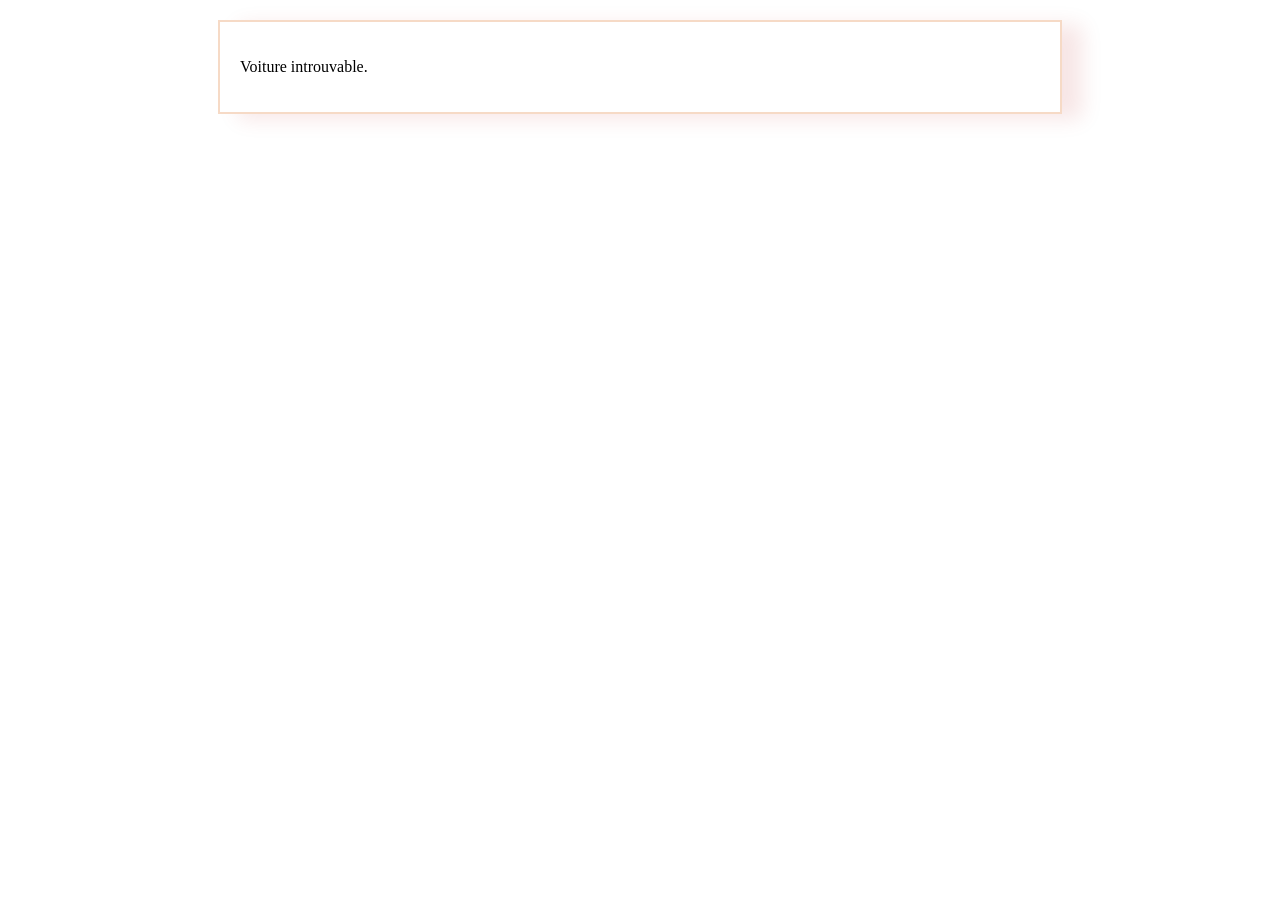
<file: pages/detail.html>
<!DOCTYPE html>
<html lang="fr">
    <head>
        <meta charset="UTF-8">
        <title>Détails voiture</title>

        <link rel="stylesheet" href="../styles/detail.css">
    </head>
    <body>
        <div id="details"></div>

        <script src="../js/data.js"></script>
        <script src="../js/detail.js"></script>
    </body>
    <script src="../js/controllsize.js"></script>
</html>
</file>
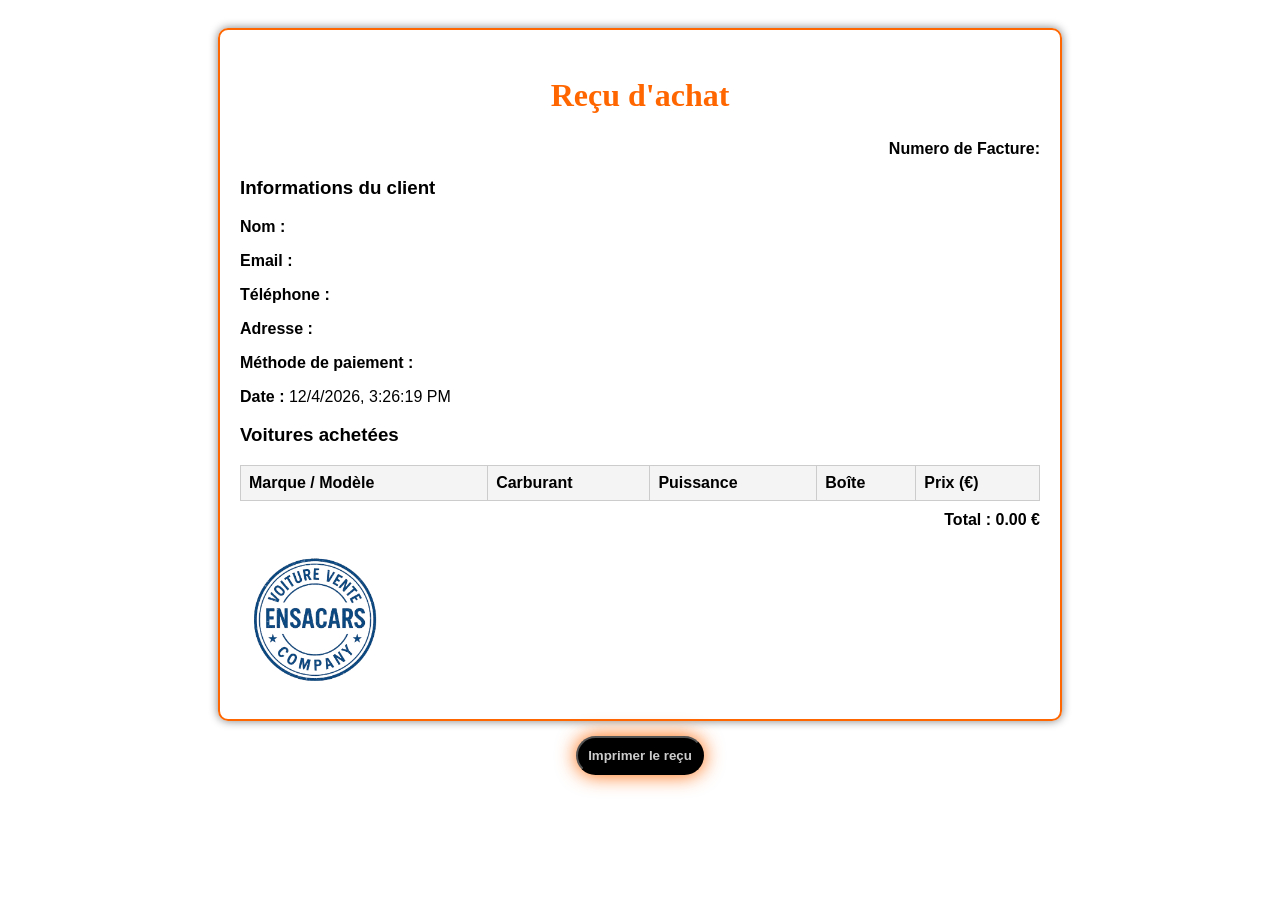
<file: pages/recu.html>
<!DOCTYPE html>
<html lang="fr">
<head>
    <meta charset="UTF-8">
    <title>Reçu d'achat</title>
    <link rel="stylesheet" href="../styles/recu.css">
</head>
<body>
    <div id="recu">
        <h2>Reçu d'achat</h2>
        <div id="N_fact"><strong>Numero de Facture: </strong><span id="r_numero"></span></div>
        <h3>Informations du client</h3>
        <p><strong>Nom :</strong> <span id="r_nom"></span></p>
        <p><strong>Email :</strong> <span id="r_email"></span></p>
        <p><strong>Téléphone :</strong> <span id="r_tel"></span></p>
        <p><strong>Adresse :</strong> <span id="r_adresse"></span></p>
        <p><strong>Méthode de paiement :</strong> <span id="r_pay"></span></p>
        <p><strong>Date :</strong> <span id="r_date"></span></p>

        <h3>Voitures achetées</h3>
        <table>
            <thead>
                <tr>
                    <th>Marque / Modèle</th>
                    <th>Carburant</th>
                    <th>Puissance</th>
                    <th>Boîte</th>
                    <th>Prix (€)</th>
                </tr>
            </thead>
            <tbody id="liste_voitures"></tbody>
        </table>

        <p class="total">Total : <span id="total_prix"></span> €</p>

        <img src="../images/cashet.png" alt="cashet">
        
    </div>
    <button class="btn-print" onclick="window.print()">Imprimer le reçu</button>

    <script src="../js/recu.js"></script>
</body>
</html>
</file>
<file: styles/a_propos.css>
/* === Styles de base === */
body {
    margin: 0;
    font-family: Arial, Helvetica, sans-serif;
    background-color: #ffffff;
    color: #333;
    line-height: 1.6;
}

header {
    margin: 30px 30px;
    background-color: white;
    border-radius: 20px;
    box-shadow: 0px 0px 5px #ff6600;
    color: #ff6600;
    padding: 20px 40px;
    text-align: center;
    position: sticky;
    top: 0;
    z-index: 1000;
}

.container {
    max-width: 900px;
    margin: 40px auto;
    padding: 20px;
}

/* === Titres animés === */
h2 {
    color: #ff6600;
    opacity: 0;
    transform: translateY(-20px);
    animation: slideFadeIn 1s forwards;
}

h1 { animation-delay: 0.2s; }
h2 { animation-delay: 0.4s; }

@keyframes slideFadeIn {
    to { opacity: 1; transform: translateY(0); }
}

/* === Cartes animées === */
.card {
    background: linear-gradient(145deg, #fdf6f0, #f9f9f9);
    padding: 20px;
    border-left: 5px solid #ff6600;
    margin-bottom: 25px;
    border-radius: 10px;
    box-shadow: 0 3px 15px rgba(0,0,0,0.1);
    opacity: 0;
    transform: translateY(40px);
    transition: all 0.8s ease-out;
}

.card.visible {
    opacity: 1;
    transform: translateY(0);
}

.card:hover {
    transform: scale(1.03);
    box-shadow: 0 8px 25px rgba(0,0,0,0.2);
    background: linear-gradient(145deg, #fff0e0, #fdf6f0);
}

/* === Texte animé dans les cartes === */
.card p, .card ul li {
    opacity: 0;
    transform: translateY(10px);
    transition: all 0.8s ease-out;
}

.card.visible p, .card.visible ul li {
    opacity: 1;
    transform: translateY(0);
}



/* === Témoignages === */
.testimonial-slider {
    position: relative;
    width: 100%;
    height: 100px;
    overflow: hidden;
    border-left: 5px solid #ff6600;
    border-radius: 10px;
    background: #fff3e0;
    margin-bottom: 10px;
}

.testimonial-slide {
    position: absolute;
    width: 100%;
    padding: 15px 20px;
    font-style: italic;
    top: 0;
    left: 0;
    opacity: 0;
    transform: translateX(100%) scale(0.95);
    transition: all 1s cubic-bezier(.68,-0.55,.27,1.55);
}

.testimonial-slide.active {
    opacity: 1;
    transform: translateX(0) scale(1);
}

.testimonial-slide.previous {
    opacity: 0;
    transform: translateX(-100%) scale(0.95);
}

/* Boutons et hover dynamique */
.testimonial-buttons {
    text-align: center;
    margin-bottom: 10px;
}

.testimonial-buttons button {
    background-color: #ff6600;
    color: white;
    border: none;
    padding: 6px 18px;
    margin: 0 5px;
    border-radius: 6px;
    cursor: pointer;
    font-weight: bold;
    transition: all 0.3s ease;
}

.testimonial-buttons button:hover {
    background-color: #e65500;
    transform: scale(1.1);
}

/* Dots animés */
.testimonial-indicators {
    text-align: center;
    margin-top: 5px;
}

.testimonial-indicators .dot {
    height: 12px;
    width: 12px;
    margin: 0 4px;
    background-color: #ccc;
    border-radius: 50%;
    display: inline-block;
    cursor: pointer;
    transition: all 0.3s ease;
}

.testimonial-indicators .dot.active {
    background-color: #ff6600;
    transform: scale(1.3);
}

/* === Statistiques === */
.stats {
    display: flex;
    justify-content: space-around;
    text-align: center;
    margin-top: 30px;
    flex-wrap: wrap;
}

.stats div {
    background: linear-gradient(145deg, #fdf6f0, #f9f9f9);
    padding: 20px;
    border-radius: 10px;
    border-left: 5px solid #ff6600;
    box-shadow: 0 3px 15px rgba(0,0,0,0.1);
    flex: 1;
    margin: 10px;
    transition: transform 0.3s ease;
}

.stats div:hover {
    transform: scale(1.05);
}

.stats div h3 {
    color: #ff6600;
    font-size: 2em;
    margin: 0;
    opacity: 0;
    transform: translateY(20px);
    transition: all 1s ease-out;
}

.stats div h3.visible {
    opacity: 1;
    transform: translateY(0);
}
</file>
<file: styles/detail.css>
body {
    background-color: #ffffff;
    margin: 0;
    padding: 20px;
    overflow: hidden; 
}

#details {
    background-color: white;
    padding: 20px;
    max-width: 800px;
    margin: 0 auto; 
    border: 2px solid rgb(246, 218, 198);
    box-shadow: 20px 5px 20px rgba(181, 11, 11, 0.1);
    max-height: calc(100vh - 40px); 
    overflow-y: auto; 
}

#details h1 {
    margin-top: 0;
    color: white;
    background-color: #ff6600;
    padding: 20px;
    margin-bottom: 0px;
    text-align: center;
    font-family: 'Poppins', sans-serif;
    font-size: 50px;
    font-weight: bold;
}

#details img {
    width: 500px; 
    display: block;
    margin: 0 auto 0 auto;
    max-width: 100%; 
    height: auto; 
}

.car-specs {
    width: 100%;
    max-width: 650px;
    margin: 30px auto;
    border-collapse: collapse;
    background: white;
    border-radius: 10px;
    overflow: hidden;
    box-shadow: 0 5px 20px rgba(0,0,0,0.1);
    border: 2px solid #ff6600;
}

.car-specs tr {
    transition: background-color 0.3s ease;
}

.car-specs tr:hover {
    background-color: rgba(255, 102, 0, 0.05);
}

.car-specs td {
    padding: 18px 25px;
    font-size: 16px;
    border-bottom: 1px solid rgba(71, 70, 70, 0.1);
}

.car-specs tr:last-child td {
    border-bottom: none;
}

.car-specs td:first-child {
    font-weight: bold;
    color: #ff6600;
    width: 35%;
    font-family: 'Poppins', sans-serif;
    background-color: rgba(255, 102, 0, 0.08);
    border-right: 2px solid #ff6600;
}

.car-specs td:last-child {
    color: rgb(71, 70, 70); 
    font-weight: 500;
    background-color: white;
}

button {
    padding: 15px 30px;
    margin: 10px;
    border: none;
    border-radius: 8px;
    font-family: 'Poppins', sans-serif;
    font-size: 16px;
    font-weight: 600;
    cursor: pointer;
    transition: all 0.3s ease;
    text-transform: uppercase;
    letter-spacing: 0.5px;
}

button[onclick="ajouterAuPanier()"] {
    background-color: #000000; 
    color: white;
}

button[onclick="ajouterAuPanier()"]:hover {
    background-color: #e55a00;
    transform: translateY(-2px);
    box-shadow: 0 6px 20px rgba(255, 102, 0, 0.4);
}

button[onclick="ajouterAuPanier()"]:active {
    transform: translateY(0);
    box-shadow: 0 2px 10px rgba(255, 102, 0, 0.3);
}

button[onclick="history.back()"] {
    background-color: white;
    color: rgb(71, 70, 70); 
    border: 2px solid #ff6600;
    box-shadow: 0 4px 15px rgba(71, 70, 70, 0.1);
}

button[onclick="history.back()"]:hover {
    background-color: #ff6600;
    color: white;
    transform: translateY(-2px);
    box-shadow: 0 6px 20px rgba(71, 70, 70, 0.2);
}

button[onclick="history.back()"]:active {
    transform: translateY(0);
    box-shadow: 0 2px 10px rgba(71, 70, 70, 0.1);
}
</file>
<file: styles/recu.css>
body { font-family: Arial, sans-serif; padding: 20px; text-align: center;}
        #recu {
            text-align: left;
            max-width: 800px;
            margin: auto;
            border: 2px solid #ff6600;
            border-radius: 10px;
            padding: 20px;
            box-shadow: 0 0 10px gray;
        }
        h2 { color: #ff6600; text-align: center; font-size: 2em; font-weight: bold; font-family: normal;}
        table { width: 100%; border-collapse: collapse; margin-top: 15px; }
        th, td { border: 1px solid #ccc; padding: 8px; text-align: left; }
        th { background: #f4f4f4; }
        .total { text-align: right; font-weight: bold; margin-top: 10px; }
        .btn-print { margin-top: 15px; border-radius: 20px; box-shadow: 0px 0px 20px #ff6600; background-color:black; color: #ccc; font-weight: bold; padding: 10px 10px; cursor: pointer; justify-content: center; align-items: center;}
        #N_fact{
            position: relative;
            text-align: right;
            margin-top: 0;
        }
        img{
            width: 150px;
            height: 150px;
        }
        @media print{
            .btn-print{
                display: none;
            }
            #recu{
                width: 100% ;
                max-width: 100% ;
                margin: 0 ;
                padding: 0 ;
                border: none ;
                box-shadow: none ;
            }
        }
</file>
